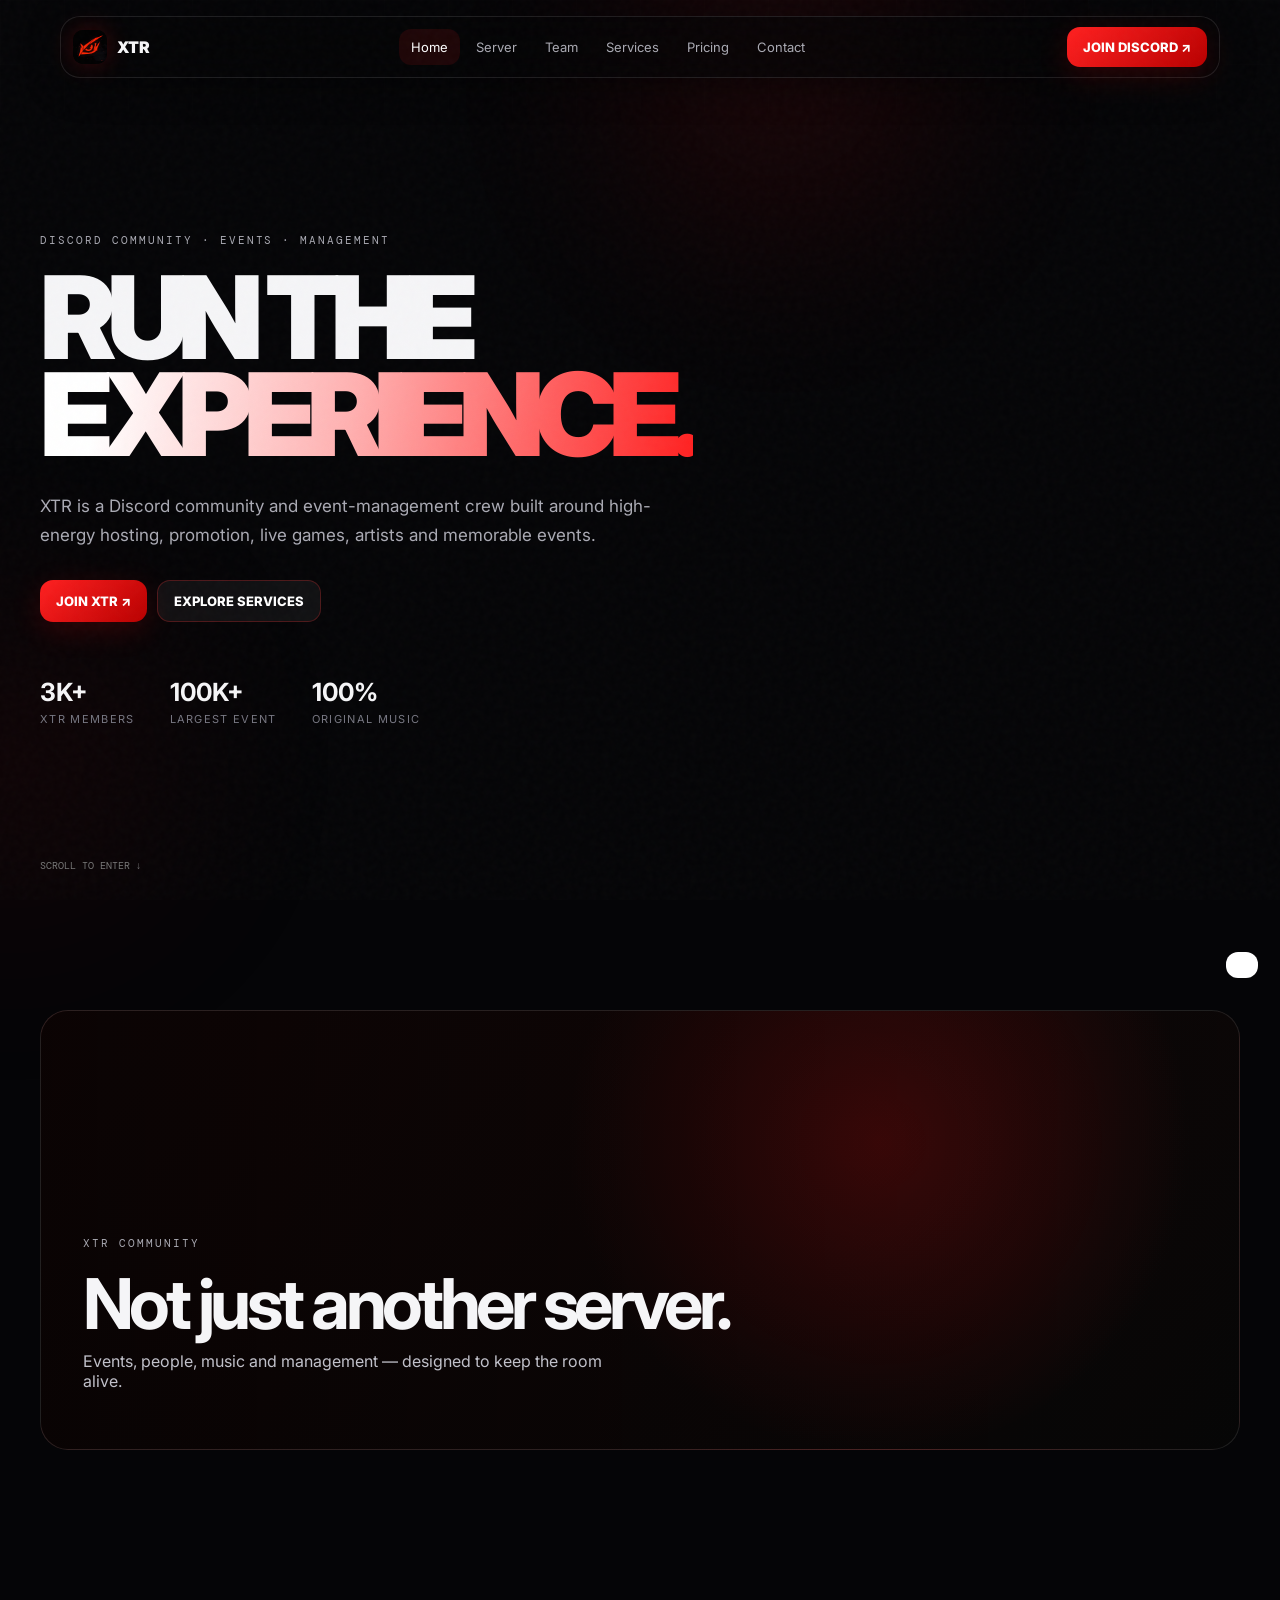
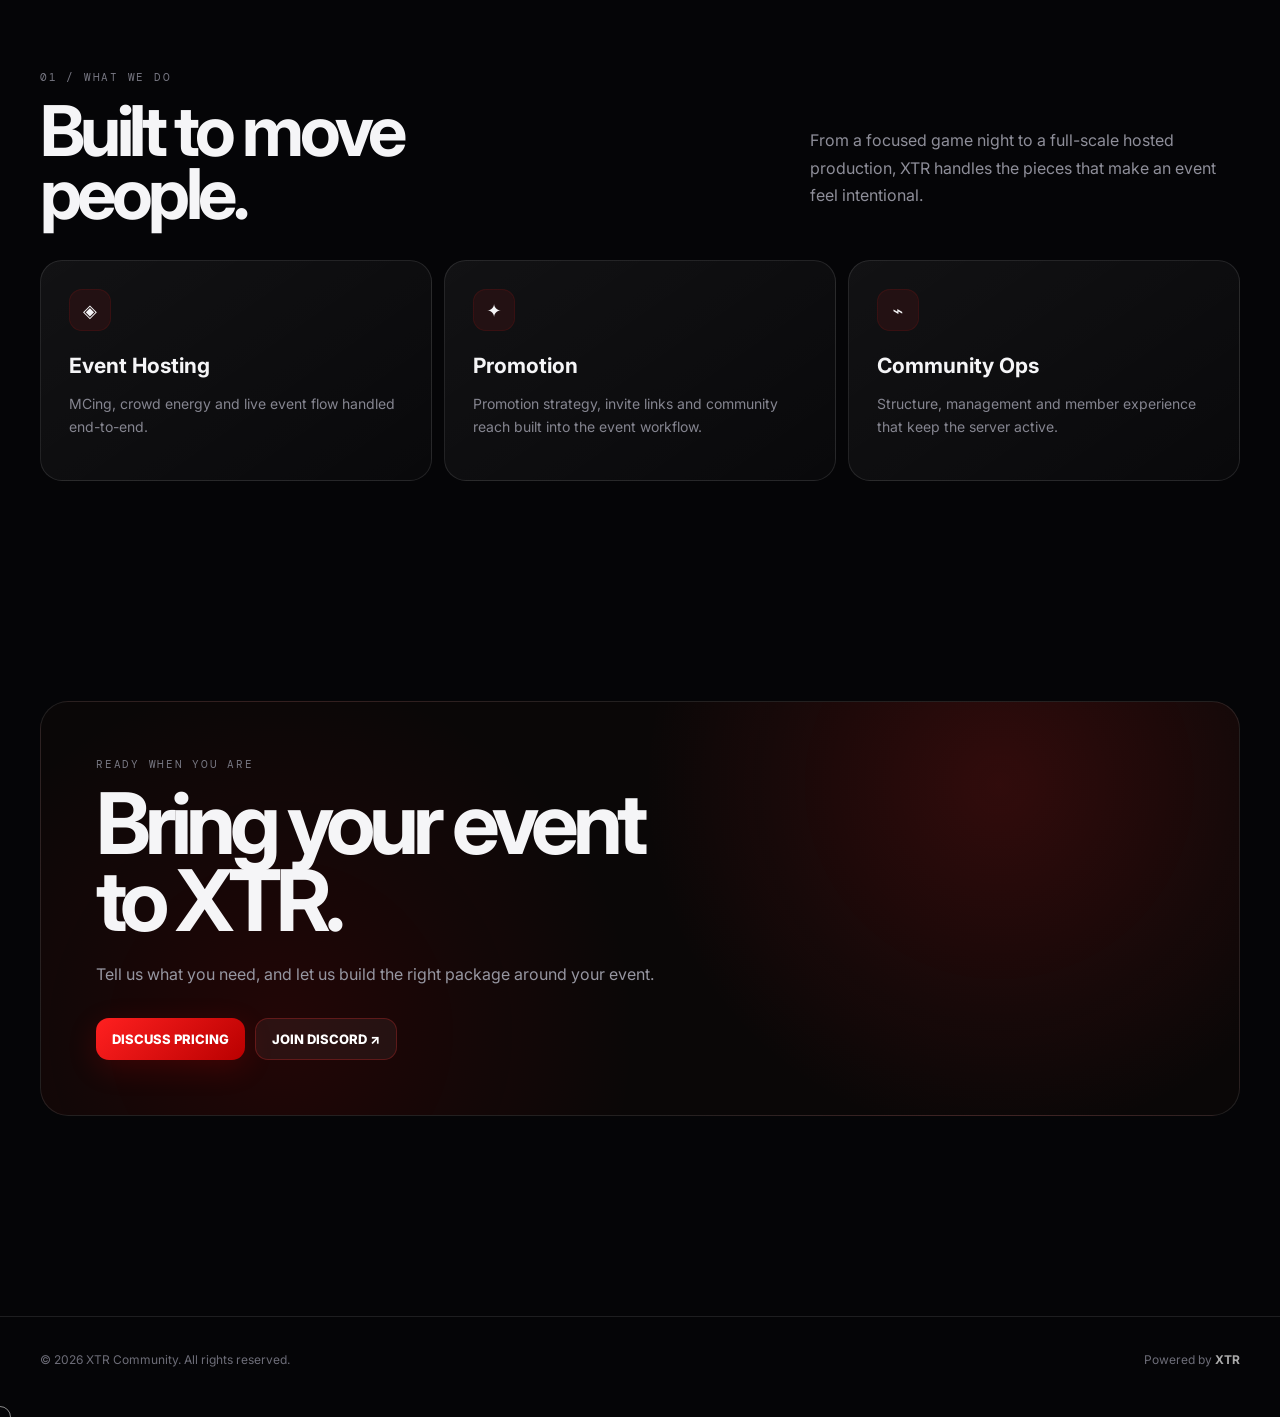
<file: index.html>
<!doctype html>
<html lang="en">
  <head>
    <meta charset="utf-8" />
    <meta name="viewport" content="width=device-width,initial-scale=1" />
    <meta name="theme-color" content="#050507" />
    <title>Home — XTR</title>
    <link rel="stylesheet" href="assets/css/style.css" />
    <link rel="icon" type="image/gif" href="assets/images/xtr-logo.gif" />
  </head>
  <body>
    <div class="grid"></div>
    <div class="orb"></div>
    <div class="orb orb2"></div>
    <div class="noise"></div>
    <nav class="nav">
      <a class="brand" href="index.html"
        ><img src="assets/images/xtr-logo.gif" alt="XTR logo" /><span
          class="brandmark"
          style="display: none"
          >SK</span
        ><span>XTR</span></a
      >
      <div class="navlinks">
        <a href="index.html">Home</a><a href="server.html">Server</a
        ><a href="team.html">Team</a><a href="services.html">Services</a
        ><a href="pricing.html">Pricing</a><a href="contact.html">Contact</a>
      </div>
      <a class="navcta" href="https://discord.gg/xtr" target="_blank"
        >JOIN DISCORD ↗</a
      ><button class="menu">☰</button>
    </nav>
    <main>
      <section class="hero">
        <div class="hero-copy reveal">
          <div class="eyebrow">Discord community · events · management</div>
          <h1>RUN THE<br /><span class="gradient">EXPERIENCE.</span></h1>
          <p>
            XTR is a Discord community and event-management crew built around
            high-energy hosting, promotion, live games, artists and memorable
            events.
          </p>
          <div class="actions">
            <a class="btn primary" href="https://discord.gg/xtr" target="_blank"
              >JOIN XTR ↗</a
            ><a class="btn ghost" href="services.html">EXPLORE SERVICES</a>
          </div>
          <div class="hero-meta">
            <div class="stat"><strong>3K+</strong><span>XTR members</span></div>
            <div class="stat">
              <strong>100K+</strong><span>largest event</span>
            </div>
            <div class="stat">
              <strong>100%</strong><span>original music</span>
            </div>
          </div>
        </div>
        <span class="scrollhint">SCROLL TO ENTER ↓</span>
      </section>
      <section class="section reveal">
        <div class="banner">
          <div class="banner-content">
            <div class="eyebrow">XTR COMMUNITY</div>
            <h2>Not just another server.</h2>
            <p>
              Events, people, music and management — designed to keep the room
              alive.
            </p>
          </div>
        </div>
      </section>
      <section class="section">
        <div class="section-head reveal">
          <div>
            <div class="kicker">01 / What we do</div>
            <h2>Built to move<br />people.</h2>
          </div>
          <p>
            From a focused game night to a full-scale hosted production, XTR
            handles the pieces that make an event feel intentional.
          </p>
        </div>
        <div class="cards">
          <article class="card reveal">
            <div class="icon">◈</div>
            <h3>Event Hosting</h3>
            <p>MCing, crowd energy and live event flow handled end-to-end.</p>
          </article>
          <article class="card reveal">
            <div class="icon">✦</div>
            <h3>Promotion</h3>
            <p>
              Promotion strategy, invite links and community reach built into
              the event workflow.
            </p>
          </article>
          <article class="card reveal">
            <div class="icon">⌁</div>
            <h3>Community Ops</h3>
            <p>
              Structure, management and member experience that keep the server
              active.
            </p>
          </article>
        </div>
      </section>
      <section class="section reveal">
        <div class="contact-box">
          <div class="kicker">Ready when you are</div>
          <h2>Bring your event<br />to XTR.</h2>
          <p>
            Tell us what you need, and let us build the right package around
            your event.
          </p>
          <div class="actions">
            <a class="btn primary" href="pricing.html">DISCUSS PRICING</a
            ><a class="btn ghost" href="https://discord.gg/xtr" target="_blank"
              >JOIN DISCORD ↗</a
            >
          </div>
        </div>
      </section>
    </main>
    <footer class="footer">
      <div class="footer-inner">
        <span>© 2026 XTR Community. All rights reserved.</span
        ><span>Powered by <strong style="color: #aaa">XTR</strong></span>
      </div>
    </footer>
    <div class="cursor"></div>
    <div class="toast"></div>
    <script src="assets/js/app.js"></script>
  </body>
</html>
</file>
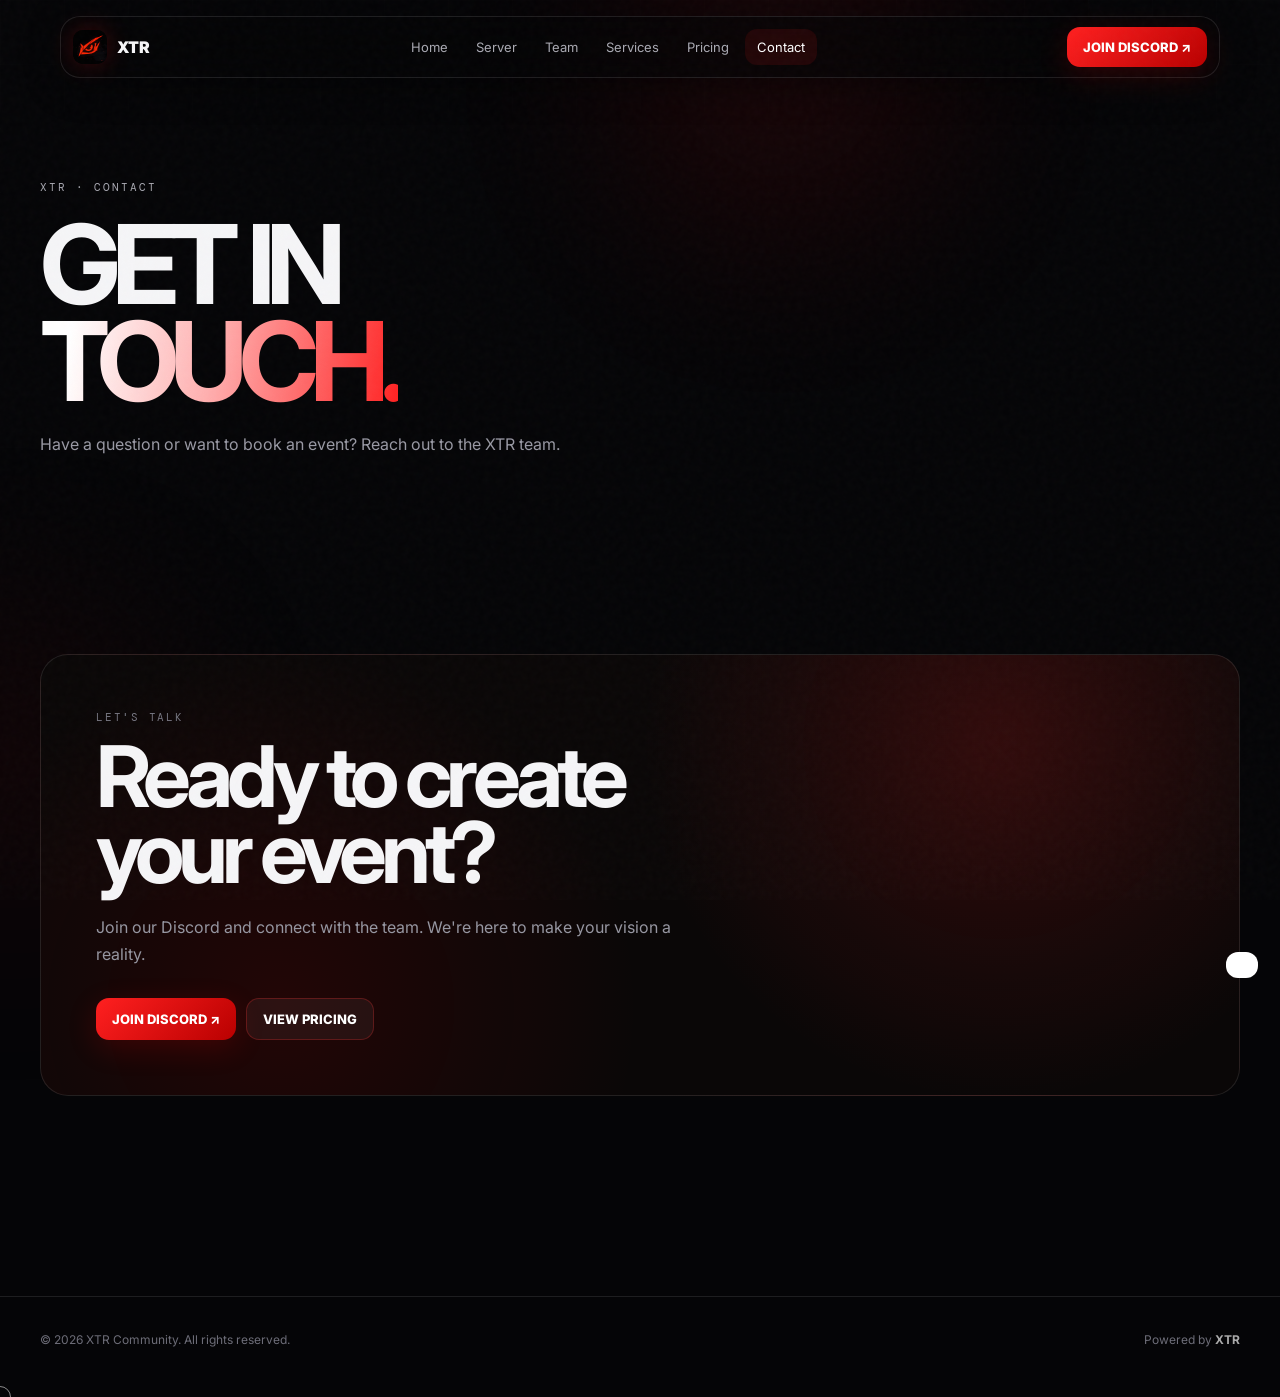
<file: contact.html>
<!doctype html>
<html lang="en">
  <head>
    <meta charset="utf-8" />
    <meta name="viewport" content="width=device-width,initial-scale=1" />
    <meta name="theme-color" content="#050507" />
    <title>Contact — XTR</title>
    <link rel="stylesheet" href="assets/css/style.css" />
    <link rel="icon" type="image/gif" href="assets/images/xtr-logo.gif" />
  </head>
  <body>
    <div class="grid"></div>
    <div class="orb"></div>
    <div class="orb orb2"></div>
    <div class="noise"></div>
    <nav class="nav">
      <a class="brand" href="index.html"
        ><img src="assets/images/xtr-logo.gif" alt="XTR logo" /><span
          class="brandmark"
          style="display: none"
          >SK</span
        ><span>XTR</span></a
      >
      <div class="navlinks">
        <a href="index.html">Home</a><a href="server.html">Server</a
        ><a href="team.html">Team</a><a href="services.html">Services</a
        ><a href="pricing.html">Pricing</a><a href="contact.html">Contact</a>
      </div>
      <a class="navcta" href="https://discord.gg/xtr" target="_blank"
        >JOIN DISCORD ↗</a
      ><button class="menu">☰</button>
    </nav>
    <main>
      <section class="page-hero reveal">
        <div class="eyebrow">XTR · CONTACT</div>
        <h1>GET IN<br /><span class="gradient">TOUCH.</span></h1>
        <p>
          Have a question or want to book an event? Reach out to the XTR team.
        </p>
      </section>
      <section class="section reveal">
        <div class="contact-box">
          <div class="kicker">Let's talk</div>
          <h2>Ready to create<br />your event?</h2>
          <p>
            Join our Discord and connect with the team. We're here to make your
            vision a reality.
          </p>
          <div class="actions">
            <a class="btn primary" href="https://discord.gg/xtr" target="_blank"
              >JOIN DISCORD ↗</a
            ><a class="btn ghost" href="pricing.html">VIEW PRICING</a>
          </div>
        </div>
      </section>
    </main>
    <footer class="footer">
      <div class="footer-inner">
        <span>© 2026 XTR Community. All rights reserved.</span
        ><span>Powered by <strong style="color: #aaa">XTR</strong></span>
      </div>
    </footer>
    <div class="cursor"></div>
    <div class="toast"></div>
    <script src="assets/js/app.js"></script>
  </body>
</html>
</file>
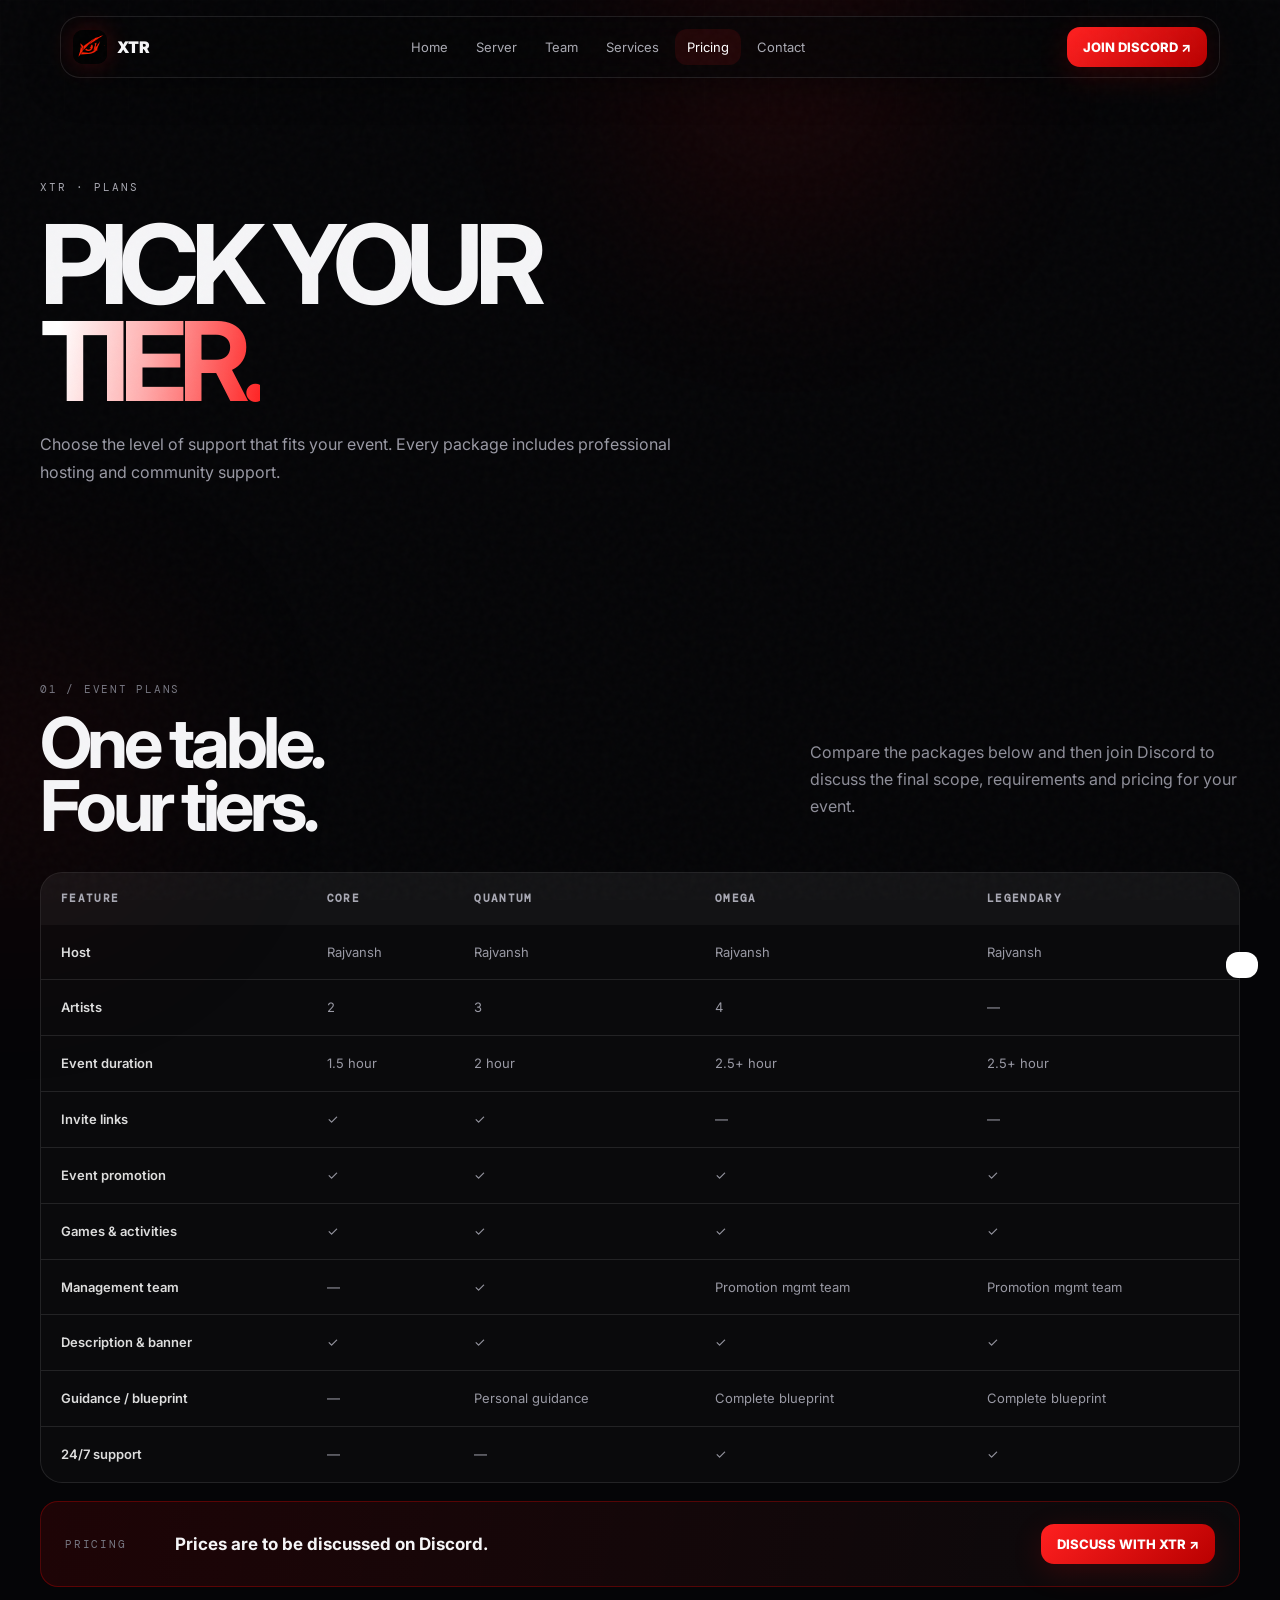
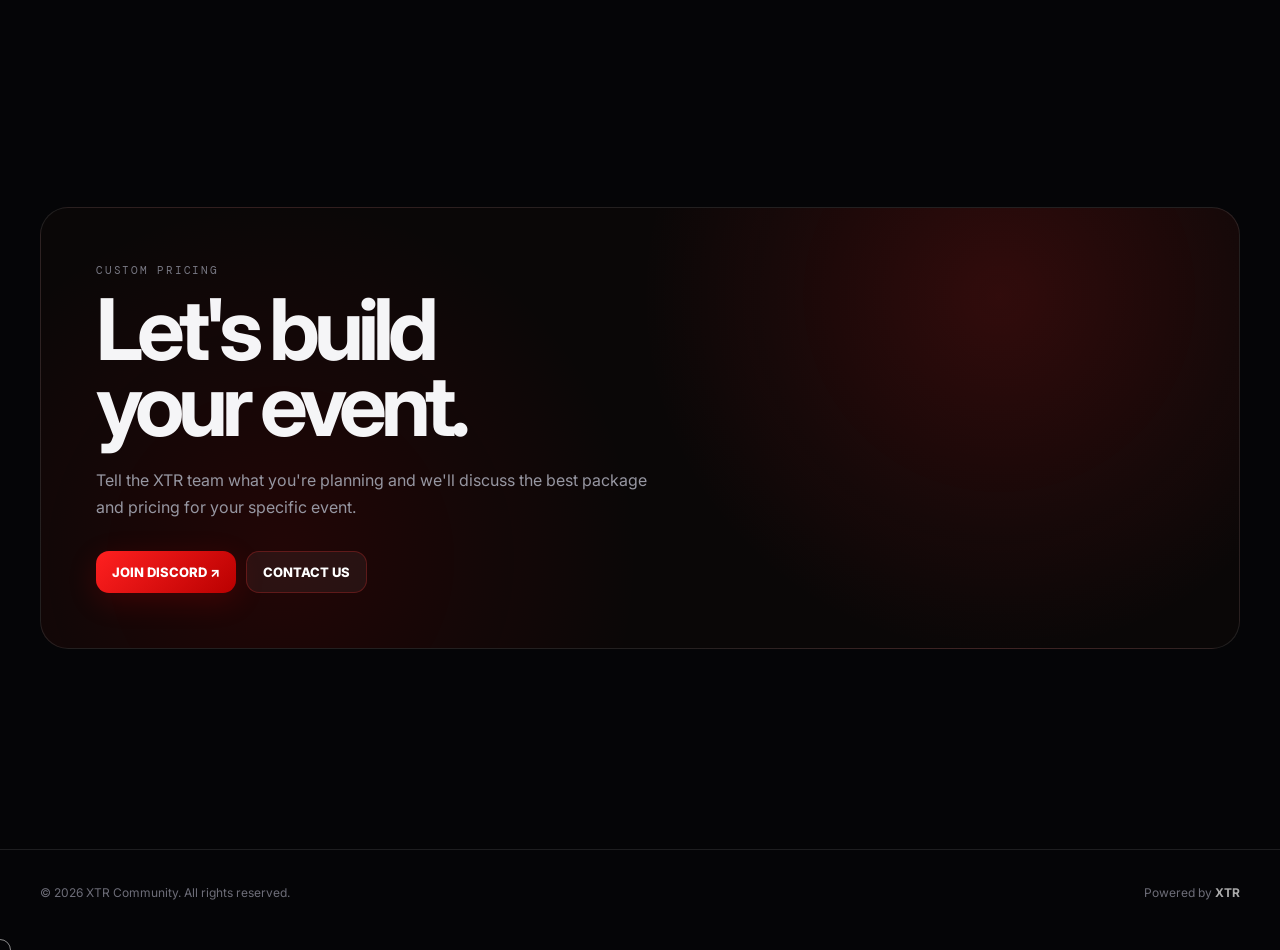
<file: pricing.html>
<!doctype html>
<html lang="en">
  <head>
    <meta charset="utf-8" />
    <meta name="viewport" content="width=device-width,initial-scale=1" />
    <meta name="theme-color" content="#050507" />
    <title>Services & Pricing — XTR</title>
    <link rel="stylesheet" href="assets/css/style.css" />
    <link rel="icon" type="image/gif" href="assets/images/xtr-logo.gif" />
  </head>
  <body>
    <div class="grid"></div>
    <div class="orb"></div>
    <div class="orb orb2"></div>
    <div class="noise"></div>
    <nav class="nav">
      <a class="brand" href="index.html"
        ><img src="assets/images/xtr-logo.gif" alt="XTR logo" /><span
          class="brandmark"
          style="display: none"
          >SK</span
        ><span>XTR</span></a
      >
      <div class="navlinks">
        <a href="index.html">Home</a><a href="server.html">Server</a
        ><a href="team.html">Team</a><a href="services.html">Services</a
        ><a href="pricing.html">Pricing</a><a href="contact.html">Contact</a>
      </div>
      <a class="navcta" href="https://discord.gg/xtr" target="_blank"
        >JOIN DISCORD ↗</a
      ><button class="menu">☰</button>
    </nav>
    <main>
      <section class="page-hero reveal">
        <div class="eyebrow">XTR · PLANS</div>
        <h1>PICK YOUR<br /><span class="gradient">TIER.</span></h1>
        <p>
          Choose the level of support that fits your event. Every package
          includes professional hosting and community support.
        </p>
      </section>
      <section class="section reveal">
        <div class="section-head">
          <div>
            <div class="kicker">01 / Event plans</div>
            <h2>One table.<br />Four tiers.</h2>
          </div>
          <p>
            Compare the packages below and then join Discord to discuss the
            final scope, requirements and pricing for your event.
          </p>
        </div>
        <div class="pricing-table-wrap">
          <table class="pricing-table">
            <thead>
              <tr>
                <th>Feature</th>
                <th>Core</th>
                <th>Quantum</th>
                <th>Omega</th>
                <th>Legendary</th>
              </tr>
            </thead>
            <tbody>
              <tr>
                <th>Host</th>
                <td>Rajvansh</td>
                <td>Rajvansh</td>
                <td>Rajvansh</td>
                <td>Rajvansh</td>
              </tr>
              <tr>
                <th>Artists</th>
                <td>2</td>
                <td>3</td>
                <td>4</td>
                <td>—</td>
              </tr>
              <tr>
                <th>Event duration</th>
                <td>1.5 hour</td>
                <td>2 hour</td>
                <td>2.5+ hour</td>
                <td>2.5+ hour</td>
              </tr>
              <tr>
                <th>Invite links</th>
                <td>✓</td>
                <td>✓</td>
                <td>—</td>
                <td>—</td>
              </tr>
              <tr>
                <th>Event promotion</th>
                <td>✓</td>
                <td>✓</td>
                <td>✓</td>
                <td>✓</td>
              </tr>
              <tr>
                <th>Games & activities</th>
                <td>✓</td>
                <td>✓</td>
                <td>✓</td>
                <td>✓</td>
              </tr>
              <tr>
                <th>Management team</th>
                <td>—</td>
                <td>✓</td>
                <td>Promotion mgmt team</td>
                <td>Promotion mgmt team</td>
              </tr>
              <tr>
                <th>Description & banner</th>
                <td>✓</td>
                <td>✓</td>
                <td>✓</td>
                <td>✓</td>
              </tr>
              <tr>
                <th>Guidance / blueprint</th>
                <td>—</td>
                <td>Personal guidance</td>
                <td>Complete blueprint</td>
                <td>Complete blueprint</td>
              </tr>
              <tr>
                <th>24/7 support</th>
                <td>—</td>
                <td>—</td>
                <td>✓</td>
                <td>✓</td>
              </tr>
            </tbody>
          </table>
        </div>
        <div class="price-note reveal">
          <span class="kicker">Pricing</span
          ><strong>Prices are to be discussed on Discord.</strong
          ><a class="btn primary" href="https://discord.gg/xtr" target="_blank"
            >DISCUSS WITH XTR ↗</a
          >
        </div>
      </section>
      <section class="section reveal">
        <div class="contact-box">
          <div class="kicker">Custom pricing</div>
          <h2>Let's build<br />your event.</h2>
          <p>
            Tell the XTR team what you're planning and we'll discuss the best
            package and pricing for your specific event.
          </p>
          <div class="actions">
            <a class="btn primary" href="https://discord.gg/xtr" target="_blank"
              >JOIN DISCORD ↗</a
            ><a class="btn ghost" href="contact.html">CONTACT US</a>
          </div>
        </div>
      </section>
    </main>
    <footer class="footer">
      <div class="footer-inner">
        <span>© 2026 XTR Community. All rights reserved.</span
        ><span>Powered by <strong style="color: #aaa">XTR</strong></span>
      </div>
    </footer>
    <div class="cursor"></div>
    <div class="toast"></div>
    <script src="assets/js/app.js"></script>
  </body>
</html>
</file>
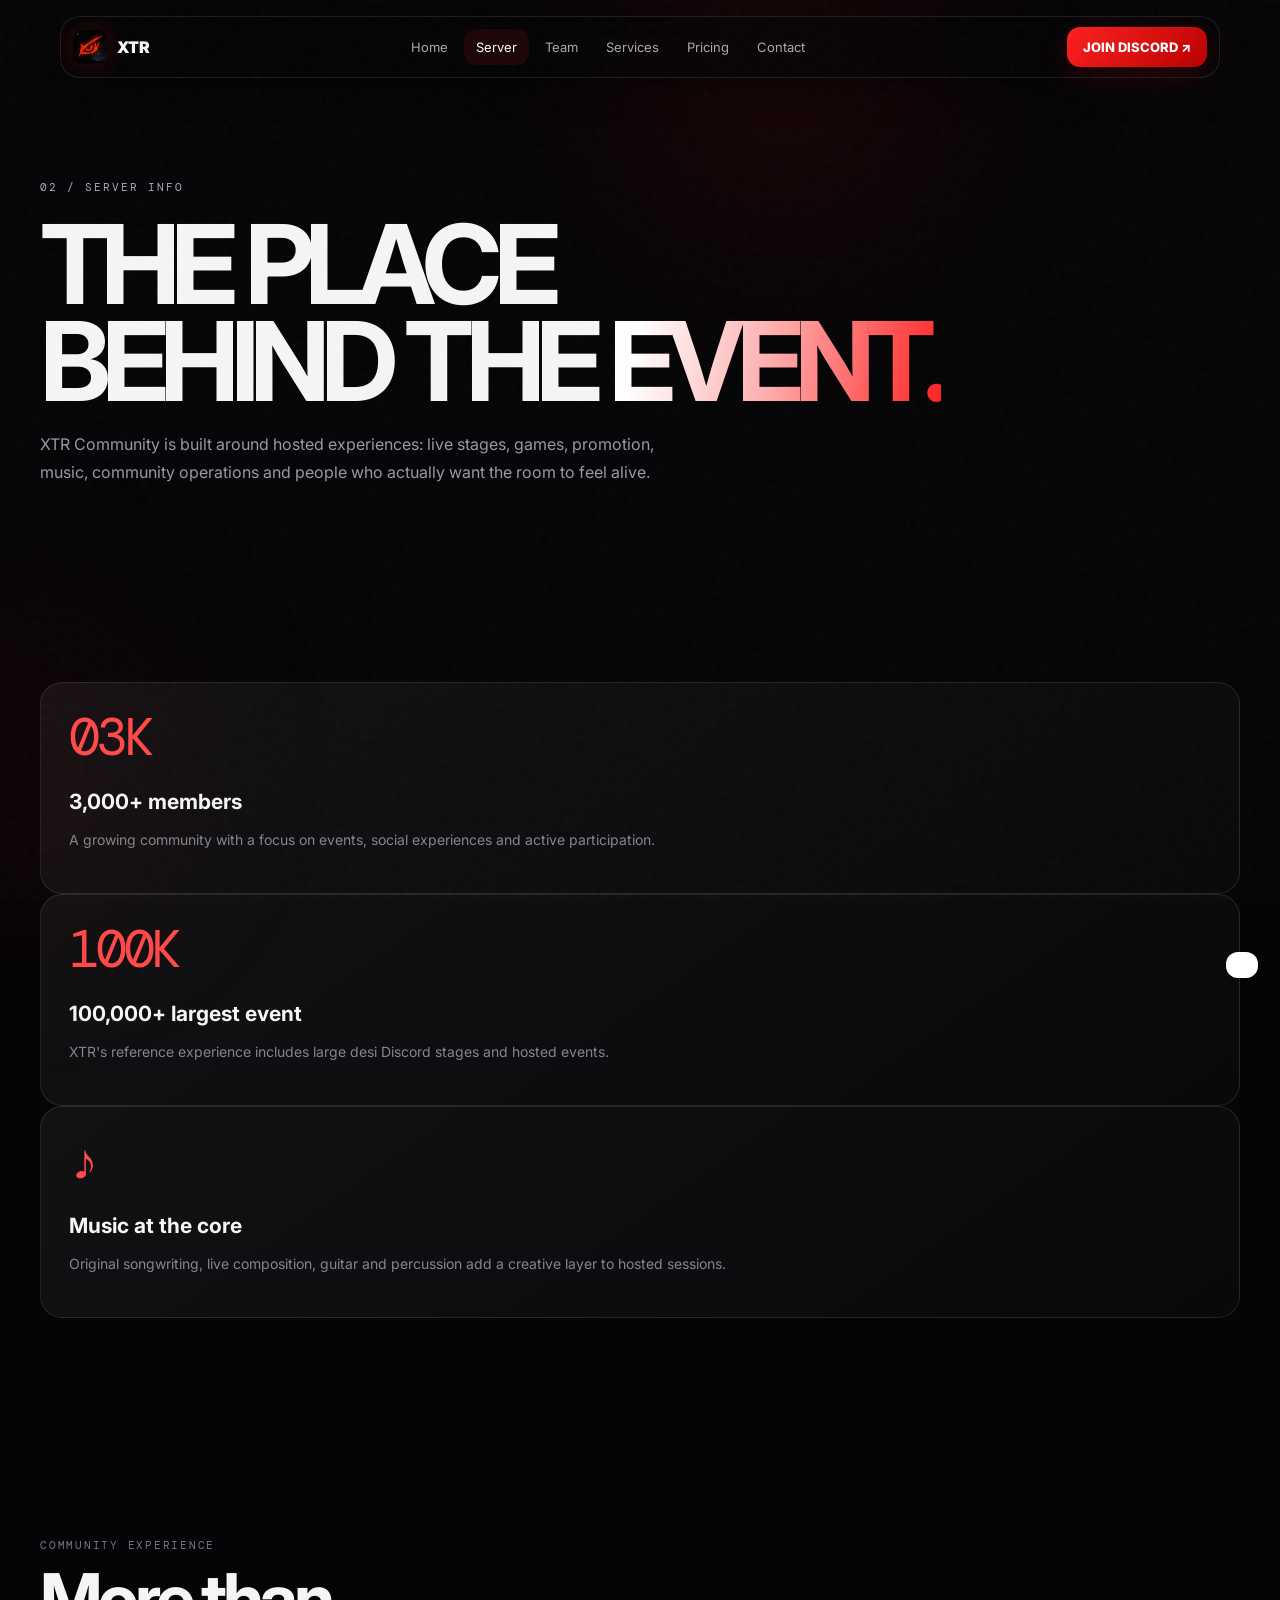
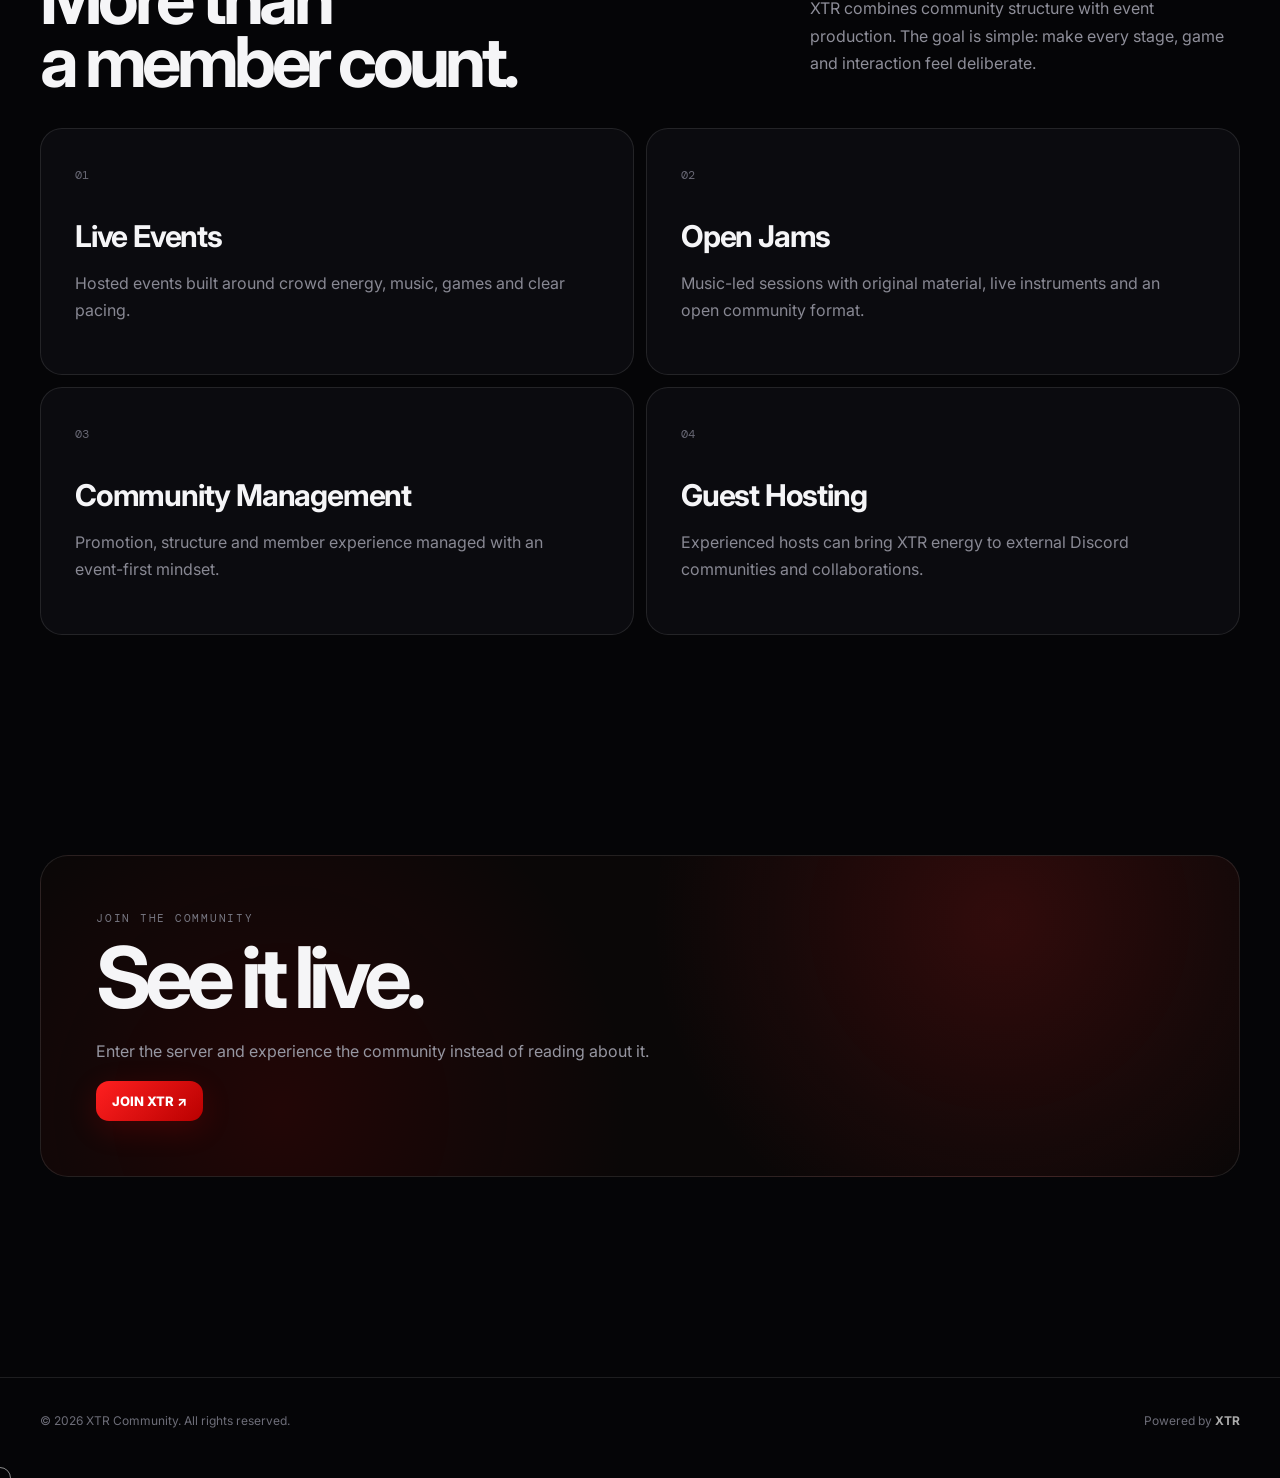
<file: server.html>
<!doctype html>
<html lang="en">
  <head>
    <meta charset="utf-8" />
    <meta name="viewport" content="width=device-width,initial-scale=1" />
    <meta name="theme-color" content="#050507" />
    <title>Server Info — XTR</title>
    <link rel="stylesheet" href="assets/css/style.css" />
    <link rel="icon" type="image/gif" href="assets/images/xtr-logo.gif" />
  </head>
  <body>
    <div class="grid"></div>
    <div class="orb"></div>
    <div class="orb orb2"></div>
    <div class="noise"></div>
    <nav class="nav">
      <a class="brand" href="index.html"
        ><img src="assets/images/xtr-logo.gif" alt="XTR logo" /><span
          class="brandmark"
          style="display: none"
          >SK</span
        ><span>XTR</span></a
      >
      <div class="navlinks">
        <a href="index.html">Home</a>
        <a href="server.html" aria-current="page">Server</a>
        <a href="team.html">Team</a>
        <a href="services.html">Services</a>
        <a href="pricing.html">Pricing</a>
        <a href="contact.html">Contact</a>
      </div>
      <a class="navcta" href="https://discord.gg/xtr" target="_blank"
        >JOIN DISCORD ↗</a
      ><button class="menu" type="button" aria-label="Toggle navigation menu">
        ☰
      </button>
    </nav>
    <main>
      <section class="page-hero reveal">
        <div class="eyebrow">02 / Server info</div>
        <h1>THE PLACE<br />BEHIND THE <span class="gradient">EVENT.</span></h1>
        <p>
          XTR Community is built around hosted experiences: live stages, games,
          promotion, music, community operations and people who actually want
          the room to feel alive.
        </p>
      </section>
      <section class="section server-stats" aria-label="XTR community highlights">
        <article class="card reveal">
          <div class="server-stat-value">03K</div>
          <h3>3,000+ members</h3>
          <p>
            A growing community with a focus on events, social experiences and
            active participation.
          </p>
        </article>
        <article class="card reveal">
          <div class="server-stat-value">100K</div>
          <h3>100,000+ largest event</h3>
          <p>
            XTR's reference experience includes large desi Discord stages and
            hosted events.
          </p>
        </article>
        <article class="card reveal">
          <div class="server-stat-value" aria-hidden="true">♪</div>
          <h3>Music at the core</h3>
          <p>
            Original songwriting, live composition, guitar and percussion add
            a creative layer to hosted sessions.
          </p>
        </article>
      </section>
      <section class="section">
        <div class="section-head reveal">
          <div>
            <div class="kicker">Community experience</div>
            <h2>More than<br />a member count.</h2>
          </div>
          <p>
            XTR combines community structure with event production. The goal is
            simple: make every stage, game and interaction feel deliberate.
          </p>
        </div>
        <div class="service-list">
          <article class="service reveal">
            <span class="service-number">01</span>
            <h3>Live Events</h3>
            <p>
              Hosted events built around crowd energy, music, games and clear
              pacing.
            </p>
          </article>
          <article class="service reveal">
            <span class="service-number">02</span>
            <h3>Open Jams</h3>
            <p>
              Music-led sessions with original material, live instruments and
              an open community format.
            </p>
          </article>
          <article class="service reveal">
            <span class="service-number">03</span>
            <h3>Community Management</h3>
            <p>
              Promotion, structure and member experience managed with an
              event-first mindset.
            </p>
          </article>
          <article class="service reveal">
            <span class="service-number">04</span>
            <h3>Guest Hosting</h3>
            <p>
              Experienced hosts can bring XTR energy to external Discord
              communities and collaborations.
            </p>
          </article>
        </div>
      </section>
      <section class="section reveal">
        <div class="contact-box">
          <div class="kicker">Join the community</div>
          <h2>See it live.</h2>
          <p>
            Enter the server and experience the community instead of reading
            about it.
          </p>
          <a
            class="btn primary"
            href="https://discord.gg/xtr"
            target="_blank"
            rel="noopener noreferrer"
            >JOIN XTR ↗</a
          >
        </div>
      </section>
    </main>
    <footer class="footer">
      <div class="footer-inner">
        <span>© 2026 XTR Community. All rights reserved.</span
        ><span>Powered by <strong style="color: #aaa">XTR</strong></span>
      </div>
    </footer>
    <div class="cursor"></div>
    <div class="toast"></div>
    <script src="assets/js/app.js"></script>
  </body>
</html>
</file>
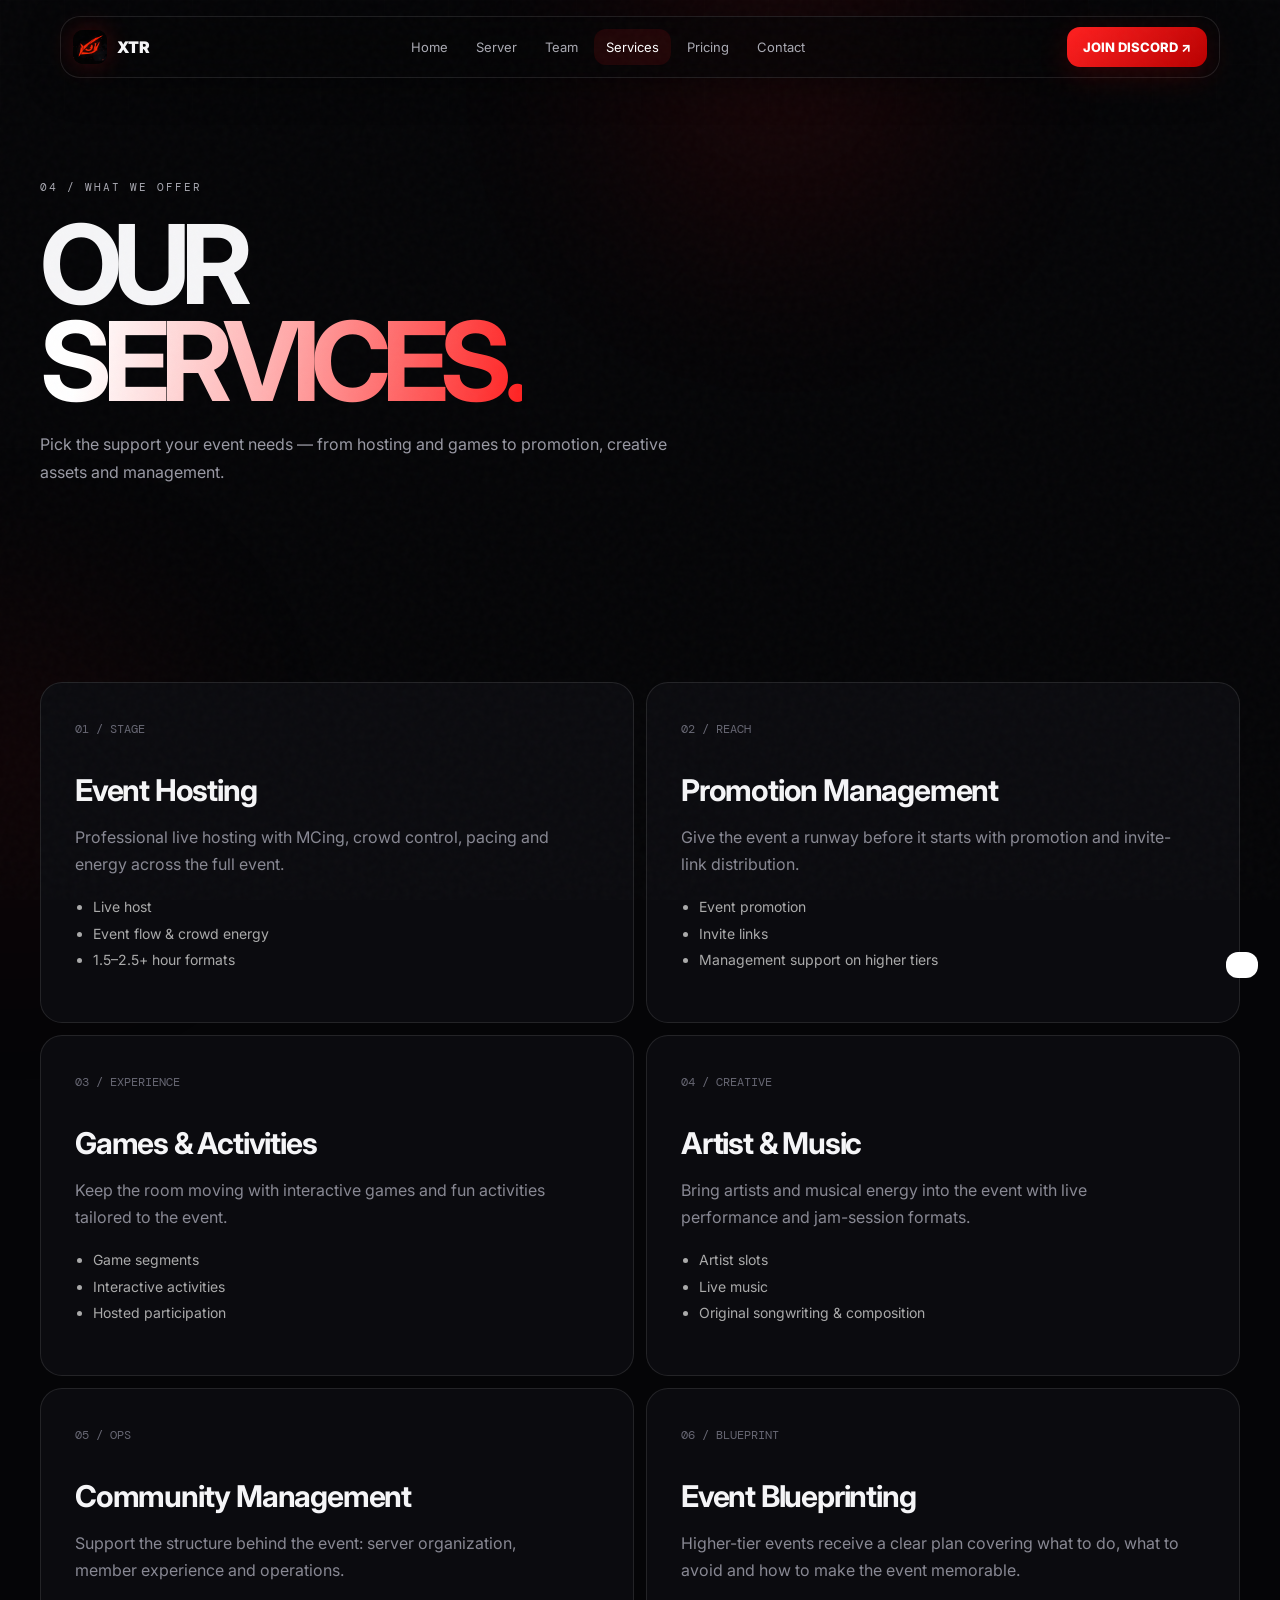
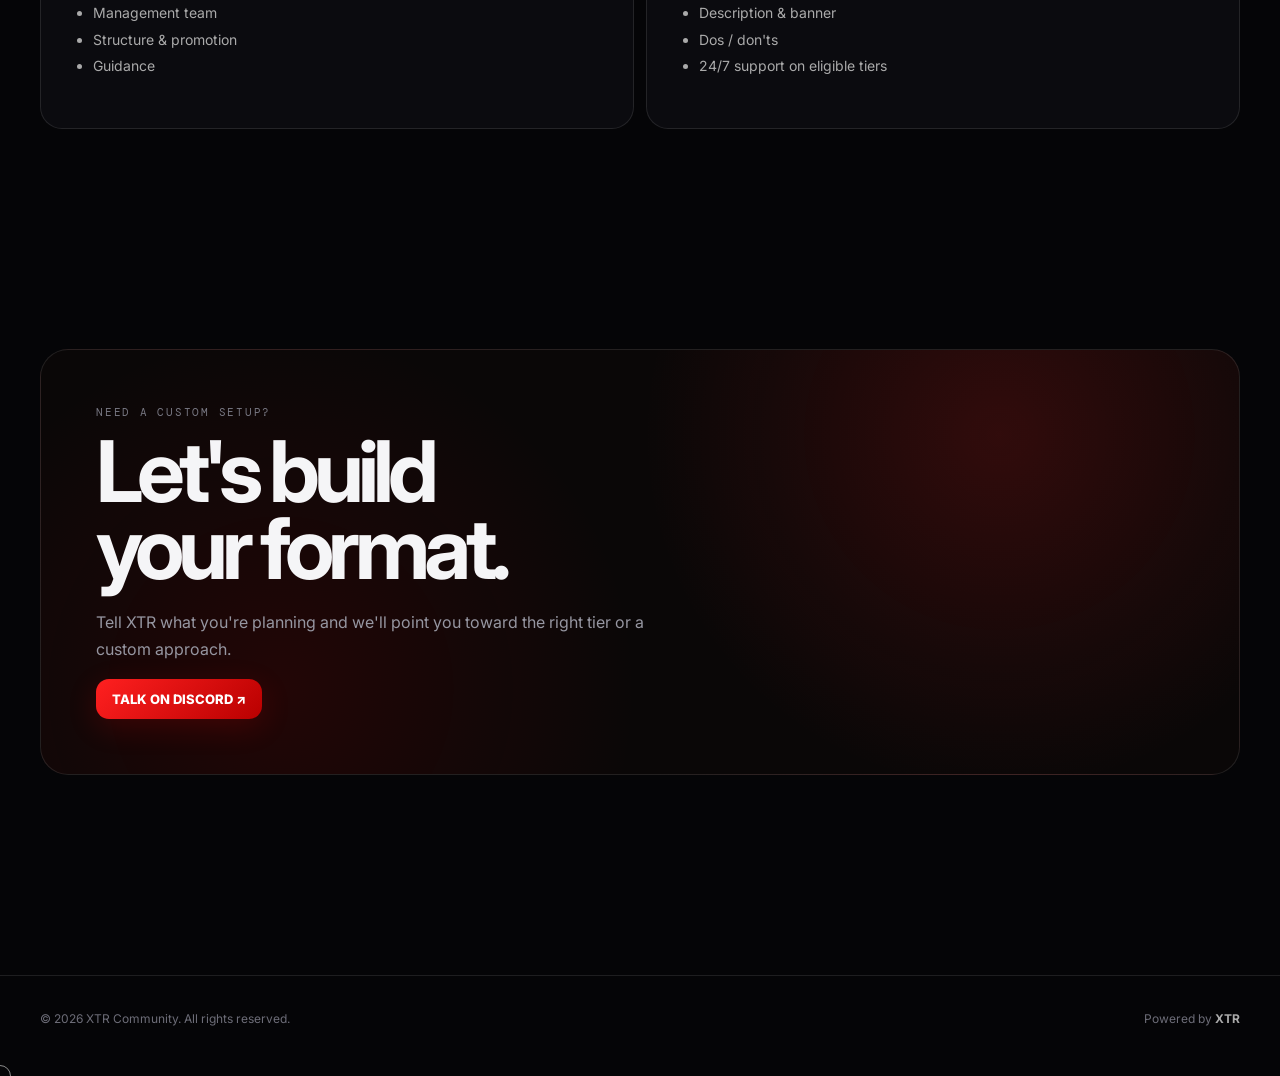
<file: services.html>
<!doctype html>
<html lang="en">
  <head>
    <meta charset="utf-8" />
    <meta name="viewport" content="width=device-width,initial-scale=1" />
    <meta name="theme-color" content="#050507" />
    <title>Services — XTR</title>
    <link rel="stylesheet" href="assets/css/style.css" />
    <link rel="icon" type="image/gif" href="assets/images/xtr-logo.gif" />
  </head>
  <body>
    <div class="grid"></div>
    <div class="orb"></div>
    <div class="orb orb2"></div>
    <div class="noise"></div>
    <nav class="nav">
      <a class="brand" href="index.html"
        ><img src="assets/images/xtr-logo.gif" alt="XTR logo" /><span
          class="brandmark"
          style="display: none"
          >SK</span
        ><span>XTR</span></a
      >
      <div class="navlinks">
        <a href="index.html">Home</a><a href="server.html">Server</a
        ><a href="team.html">Team</a><a href="services.html">Services</a
        ><a href="pricing.html">Pricing</a><a href="contact.html">Contact</a>
      </div>
      <a class="navcta" href="https://discord.gg/xtr" target="_blank"
        >JOIN DISCORD ↗</a
      ><button class="menu">☰</button>
    </nav>
    <main>
      <section class="page-hero reveal">
        <div class="eyebrow">04 / What we offer</div>
        <h1>OUR<br /><span class="gradient">SERVICES.</span></h1>
        <p>
          Pick the support your event needs — from hosting and games to
          promotion, creative assets and management.
        </p>
      </section>
      <section class="section">
        <div class="service-list">
          <article class="service reveal">
            <span class="service-number">01 / STAGE</span>
            <h3>Event Hosting</h3>
            <p>
              Professional live hosting with MCing, crowd control, pacing and
              energy across the full event.
            </p>
            <ul>
              <li>Live host</li>
              <li>Event flow & crowd energy</li>
              <li>1.5–2.5+ hour formats</li>
            </ul>
          </article>
          <article class="service reveal">
            <span class="service-number">02 / REACH</span>
            <h3>Promotion Management</h3>
            <p>
              Give the event a runway before it starts with promotion and
              invite-link distribution.
            </p>
            <ul>
              <li>Event promotion</li>
              <li>Invite links</li>
              <li>Management support on higher tiers</li>
            </ul>
          </article>
          <article class="service reveal">
            <span class="service-number">03 / EXPERIENCE</span>
            <h3>Games & Activities</h3>
            <p>
              Keep the room moving with interactive games and fun activities
              tailored to the event.
            </p>
            <ul>
              <li>Game segments</li>
              <li>Interactive activities</li>
              <li>Hosted participation</li>
            </ul>
          </article>
          <article class="service reveal">
            <span class="service-number">04 / CREATIVE</span>
            <h3>Artist & Music</h3>
            <p>
              Bring artists and musical energy into the event with live
              performance and jam-session formats.
            </p>
            <ul>
              <li>Artist slots</li>
              <li>Live music</li>
              <li>Original songwriting & composition</li>
            </ul>
          </article>
          <article class="service reveal">
            <span class="service-number">05 / OPS</span>
            <h3>Community Management</h3>
            <p>
              Support the structure behind the event: server organization,
              member experience and operations.
            </p>
            <ul>
              <li>Management team</li>
              <li>Structure & promotion</li>
              <li>Guidance</li>
            </ul>
          </article>
          <article class="service reveal">
            <span class="service-number">06 / BLUEPRINT</span>
            <h3>Event Blueprinting</h3>
            <p>
              Higher-tier events receive a clear plan covering what to do, what
              to avoid and how to make the event memorable.
            </p>
            <ul>
              <li>Description & banner</li>
              <li>Dos / don'ts</li>
              <li>24/7 support on eligible tiers</li>
            </ul>
          </article>
        </div>
      </section>
      <section class="section reveal">
        <div class="contact-box">
          <div class="kicker">Need a custom setup?</div>
          <h2>Let's build<br />your format.</h2>
          <p>
            Tell XTR what you're planning and we'll point you toward the right
            tier or a custom approach.
          </p>
          <a class="btn primary" href="https://discord.gg/xtr" target="_blank"
            >TALK ON DISCORD ↗</a
          >
        </div>
      </section>
    </main>
    <footer class="footer">
      <div class="footer-inner">
        <span>© 2026 XTR Community. All rights reserved.</span
        ><span>Powered by <strong style="color: #aaa">XTR</strong></span>
      </div>
    </footer>
    <div class="cursor"></div>
    <div class="toast"></div>
    <script src="assets/js/app.js"></script>
  </body>
</html>
</file>
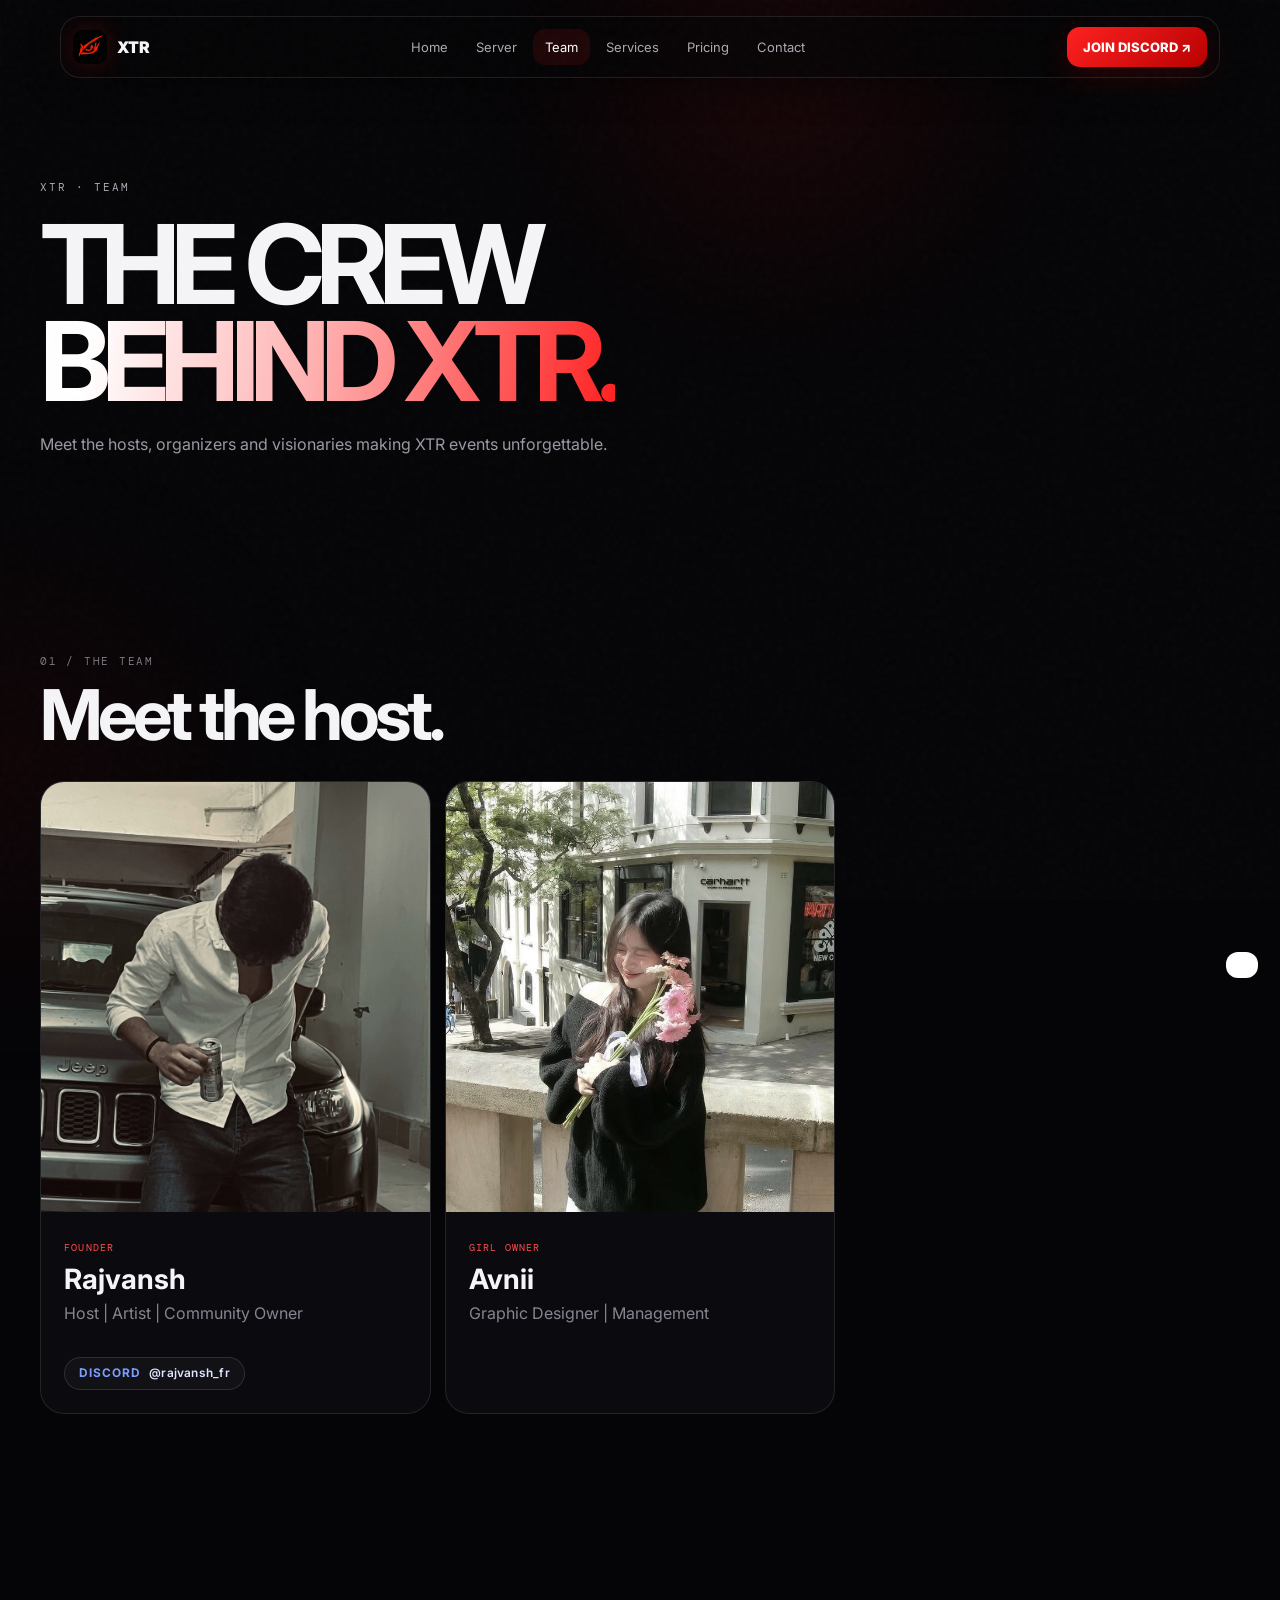
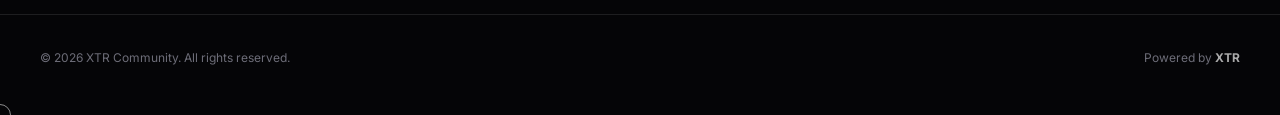
<file: team.html>
<!doctype html>
<html lang="en">
  <head>
    <meta charset="utf-8" />
    <meta name="viewport" content="width=device-width,initial-scale=1" />
    <meta name="theme-color" content="#050507" />
    <title>Team — XTR</title>
    <link rel="stylesheet" href="assets/css/style.css" />
    <link rel="icon" type="image/gif" href="assets/images/xtr-logo.gif" />
  </head>
  <body>
    <div class="grid"></div>
    <div class="orb"></div>
    <div class="orb orb2"></div>
    <div class="noise"></div>
    <nav class="nav">
      <a class="brand" href="index.html"
        ><img src="assets/images/xtr-logo.gif" alt="XTR logo" /><span
          class="brandmark"
          style="display: none"
          >SK</span
        ><span>XTR</span></a
      >
      <div class="navlinks">
        <a href="index.html">Home</a><a href="server.html">Server</a
        ><a href="team.html">Team</a><a href="services.html">Services</a
        ><a href="pricing.html">Pricing</a><a href="contact.html">Contact</a>
      </div>
      <a class="navcta" href="https://discord.gg/xtr" target="_blank"
        >JOIN DISCORD ↗</a
      ><button class="menu">☰</button>
    </nav>
    <main>
      <section class="page-hero reveal">
        <div class="eyebrow">XTR · TEAM</div>
        <h1>THE CREW<br /><span class="gradient">BEHIND XTR.</span></h1>
        <p>
          Meet the hosts, organizers and visionaries making XTR events
          unforgettable.
        </p>
      </section>
      <section class="section">
        <div class="section-head reveal">
          <div>
            <div class="kicker">01 / The team</div>
            <h2>Meet the host.</h2>
          </div>
        </div>
        <div class="team-grid">
          <article class="person reveal">
            <div class="person-img">
              <img
                src="assets/images/rajvansh.png"
                alt="Rajvansh, XTR event host"
              />
            </div>
            <div class="person-info">
              <span class="role">FOUNDER</span>
              <h3>Rajvansh</h3>
              <p>Host | Artist | Community Owner</p>
              <div
                class="discord-tag"
                style="margin-top: 1rem; display: inline-flex; align-items: center; gap: 0.5rem; padding: 0.55rem 0.9rem; border: 1px solid rgba(255,255,255,0.12); border-radius: 999px; background: rgba(255,255,255,0.03); color: #f0f3ff; font-size: 0.74rem; letter-spacing: 0.08em; font-weight: 700; text-transform: uppercase;"
              >
                <span style="color: #7c9cff;">Discord</span>
                <span style="color: #dfe6ff; font-weight: 600; letter-spacing: 0.02em; text-transform: none;">@rajvansh_fr</span>
              </div>
            </div>
          </article>
          <article class="person reveal">
            <div class="person-img">
              <img
                src="assets/images/avnii.jpg"
                alt="Avnii, XTR owner, graphic designer and manager"
              />
            </div>
            <div class="person-info">
              <span class="role">GIRL OWNER</span>
              <h3>Avnii</h3>
              <p>Graphic Designer | Management</p>
            </div>
          </article>
        </div>
      </section>
    </main>
    <footer class="footer">
      <div class="footer-inner">
        <span>© 2026 XTR Community. All rights reserved.</span
        ><span>Powered by <strong style="color: #aaa">XTR</strong></span>
      </div>
    </footer>
    <div class="cursor"></div>
    <div class="toast"></div>
    <script src="assets/js/app.js"></script>
  </body>
</html>
</file>
<file: assets/css/style.css>
@import url('https://fonts.googleapis.com/css2?family=DM+Mono:wght@400;500&family=Inter:wght@400;500;600;700;800;900&display=swap');
:root{--bg:#050507;--panel:#0b0b10;--panel2:#111118;--text:#f5f5f7;--muted:#92929d;--line:rgba(255,255,255,.1);--a:#ff1a1a;--b:#ff4d4d;--glow:rgba(255,0,0,.30);--max:1200px}
*{box-sizing:border-box}html{scroll-behavior:smooth}body{margin:0;background:var(--bg);color:var(--text);font-family:Inter,system-ui,sans-serif;overflow-x:hidden}a{color:inherit;text-decoration:none}button{font:inherit}.noise{position:fixed;inset:0;pointer-events:none;opacity:.035;background-image:url("data:image/svg+xml,%3Csvg viewBox='0 0 160 160' xmlns='http://www.w3.org/2000/svg'%3E%3Cfilter id='n'%3E%3CfeTurbulence type='fractalNoise' baseFrequency='.9' numOctaves='3' stitchTiles='stitch'/%3E%3C/filter%3E%3Crect width='100%25' height='100%25' filter='url(%23n)' opacity='.7'/%3E%3C/svg%3E");z-index:50}.grid{position:fixed;inset:0;pointer-events:none;background:linear-gradient(rgba(255,255,255,.035) 1px,transparent 1px),linear-gradient(90deg,rgba(255,255,255,.035) 1px,transparent 1px);background-size:64px 64px;mask-image:linear-gradient(to bottom,black,transparent 75%);opacity:.25}.orb{position:fixed;width:42vw;height:42vw;border-radius:50%;filter:blur(90px);opacity:.12;pointer-events:none;z-index:-1;background:radial-gradient(circle,var(--a),transparent 65%);top:-15vw;left:40vw}.orb2{top:55vh;left:-20vw;background:radial-gradient(circle,var(--b),transparent 65%)}
.nav{position:fixed;top:16px;left:50%;transform:translateX(-50%);width:min(calc(100% - 28px),1160px);z-index:40;padding:10px 12px;border:1px solid var(--line);border-radius:20px;background:rgba(5,5,7,.68);backdrop-filter:blur(18px);display:flex;align-items:center;justify-content:space-between}.brand{display:flex;align-items:center;gap:10px;font-weight:900;letter-spacing:-.04em}.brand img{width:34px;height:34px;object-fit:cover;border-radius:10px}.brandmark{width:34px;height:34px;border-radius:10px;background:linear-gradient(135deg,var(--a),var(--b));display:grid;place-items:center;font-weight:900}.navlinks{display:flex;gap:4px}.navlinks a{padding:10px 12px;color:#aaaab3;font-size:13px;border-radius:12px;transition:.2s}.navlinks a:hover,.navlinks a.active{color:white;background:rgba(255,255,255,.07)}.navcta,.btn{display:inline-flex;align-items:center;justify-content:center;gap:9px;padding:12px 16px;border-radius:13px;background:white;color:#070709;font-weight:800;font-size:13px;transition:.25s;box-shadow:0 0 0 transparent}.navcta:hover,.btn:hover{transform:translateY(-2px);box-shadow:0 12px 40px rgba(255,255,255,.15)}.menu{display:none;background:none;border:0;color:white;font-size:22px}
main{width:min(100% - 40px,var(--max));margin:auto}.hero{min-height:100vh;display:grid;align-items:center;padding:150px 0 90px;position:relative}.hero-copy{max-width:800px}.eyebrow{font-family:'DM Mono',monospace;text-transform:uppercase;font-size:11px;letter-spacing:.18em;color:#a9a9b2;margin-bottom:22px}.hero h1{font-size:clamp(58px,9vw,132px);line-height:.84;letter-spacing:-.085em;margin:0 0 30px;font-weight:900}.gradient{background:linear-gradient(100deg,#fff 10%,#ff9a9a 48%,#ff3030);-webkit-background-clip:text;background-clip:text;color:transparent}.hero p{max-width:640px;color:#aaaab4;font-size:17px;line-height:1.7}.actions{display:flex;gap:10px;flex-wrap:wrap;margin-top:30px}.btn.primary{background:linear-gradient(135deg,#fff,#ff6b6b)}.btn.ghost{background:rgba(255,255,255,.05);color:white;border:1px solid var(--line)}.hero-meta{display:flex;gap:35px;margin-top:55px;flex-wrap:wrap}.stat strong{display:block;font-size:25px}.stat span{font-size:11px;color:#777782;text-transform:uppercase;letter-spacing:.12em}.scrollhint{position:absolute;bottom:28px;left:0;color:#777;font-family:'DM Mono';font-size:10px}
.banner{height:440px;border:1px solid var(--line);border-radius:28px;overflow:hidden;position:relative;background:radial-gradient(circle at 70% 30%,rgba(255,35,35,.22),transparent 35%),linear-gradient(135deg,#14121d,#07070a)}.banner:before{content:"";position:absolute;inset:0;background-image:linear-gradient(90deg,rgba(0,0,0,.75),rgba(0,0,0,.15)),url('https://media.discordapp.net/attachments/1529713903783907449/1529840623136411648/file_000000006e4481fa8ed49c35013fb18a.png?ex=6a845c1b&is=6a830a9b&hm=b5409c266eb49f97fb47e56562cb6aa99ef0f9474a97675fe12d04b68b45b5dc&=&format=webp&quality=lossless');background-size:cover;background-position:center;opacity:.78}.banner-content{position:absolute;inset:0;padding:42px;display:flex;flex-direction:column;justify-content:flex-end}.banner h2{font-size:clamp(36px,6vw,72px);letter-spacing:-.06em;margin:0;max-width:680px}.banner p{color:#c1c1ca;max-width:540px}
.section{padding:110px 0}.section-head{display:flex;justify-content:space-between;align-items:end;gap:30px;margin-bottom:35px}.section h2{font-size:clamp(40px,6vw,70px);line-height:.9;letter-spacing:-.065em;margin:0}.section-head p{max-width:430px;color:#8e8e99;line-height:1.7}.kicker{font-family:'DM Mono';color:#777782;font-size:11px;text-transform:uppercase;letter-spacing:.16em;margin-bottom:15px}.cards{display:grid;grid-template-columns:repeat(3,1fr);gap:12px}.card{background:linear-gradient(145deg,rgba(255,255,255,.055),rgba(255,255,255,.018));border:1px solid var(--line);border-radius:22px;padding:28px;transition:.3s;position:relative;overflow:hidden}.card:after{content:"";position:absolute;width:160px;height:160px;background:var(--glow);filter:blur(60px);right:-100px;top:-100px;opacity:0;transition:.3s}.card:hover{transform:translateY(-6px);border-color:rgba(255,0,0,.35)}.card:hover:after{opacity:1}.icon{width:42px;height:42px;border-radius:13px;background:rgba(255,255,255,.07);display:grid;place-items:center;margin-bottom:22px;font-size:18px}.card h3{font-size:21px;margin:0 0 10px}.card p{color:#858590;line-height:1.65;font-size:14px}.page-hero{padding:180px 0 70px}.page-hero h1{font-size:clamp(55px,9vw,110px);letter-spacing:-.08em;line-height:.88;margin:0 0 20px}.page-hero p{max-width:650px;color:#9999a4;line-height:1.75;font-size:16px}
.team-grid{display:grid;grid-template-columns:repeat(3,1fr);gap:14px}.person{border:1px solid var(--line);border-radius:24px;overflow:hidden;background:#0b0b0f;position:relative}.person-img{height:430px;background:#15151b;overflow:hidden}.person-img img{width:100%;height:100%;object-fit:cover;transition:.6s;filter:saturate(.85)}.person:hover img{transform:scale(1.05);filter:saturate(1)}.person-info{padding:23px}.role{font-family:'DM Mono';font-size:10px;color:#ff4a4a;text-transform:uppercase;letter-spacing:.12em}.person h3{font-size:28px;margin:7px 0}.person p{color:#858590;margin:0 0 18px}.socials{display:flex;gap:8px;flex-wrap:wrap}.socials a{font-size:11px;padding:8px 10px;border:1px solid var(--line);border-radius:10px;color:#bbb}.service-list{display:grid;grid-template-columns:1fr 1fr;gap:12px}.service{padding:34px;border:1px solid var(--line);border-radius:22px;background:#0b0b0f;min-height:220px}.service-number{font-family:'DM Mono';color:#676773;font-size:12px}.service h3{font-size:30px;letter-spacing:-.04em;margin:35px 0 10px}.service p{color:#888893;line-height:1.7;max-width:500px}.service ul{padding-left:18px;color:#aaa;line-height:1.9;font-size:14px}.contact-box{padding:55px;border-radius:28px;border:1px solid var(--line);background:radial-gradient(circle at 80% 20%,rgba(255,35,35,.14),transparent 35%),radial-gradient(circle at 20% 80%,rgba(255,0,0,.16),transparent 35%),#0a0a0e}.contact-box h2{font-size:clamp(42px,7vw,85px);letter-spacing:-.07em;line-height:.9;margin:0 0 22px}.contact-box p{color:#9696a1;max-width:580px;line-height:1.7}.footer{border-top:1px solid var(--line);margin-top:90px;padding:35px 0 50px;color:#6d6d78;font-size:12px}.footer-inner{width:min(100% - 40px,var(--max));margin:auto;display:flex;justify-content:space-between;gap:20px}.reveal{opacity:0;transform:translateY(25px);transition:opacity .7s ease,transform .7s ease}.reveal.show{opacity:1;transform:none}.cursor{position:fixed;width:22px;height:22px;border:1px solid rgba(255,255,255,.55);border-radius:50%;pointer-events:none;z-index:100;mix-blend-mode:difference;transform:translate(-50%,-50%);transition:width .2s,height .2s}.toast{position:fixed;right:22px;bottom:22px;background:#fff;color:#070709;padding:13px 16px;border-radius:12px;font-size:12px;font-weight:700;transform:translateY(100px);transition:.3s;z-index:80}.toast.show{transform:none}
@media(max-width:900px){.navlinks{display:flex}.menu{display:none}.navcta{display:none}.cards,.team-grid,.service-list{grid-template-columns:1fr}.cards,.team-grid{height:auto}.banner{height:380px}}@media(max-width:680px){.navlinks{display:none}.menu{display:block}.nav.open .navlinks{display:flex;position:absolute;top:62px;left:0;right:0;background:#09090c;border:1px solid var(--line);border-radius:16px;padding:8px;flex-direction:column}.nav.open .navlinks a{padding:13px}}@media(max-width:600px){main{width:min(100% - 26px,var(--max))}.hero{padding-top:145px}.hero h1{font-size:58px}.hero p{font-size:15px}.hero-meta{gap:20px}.cards,.team-grid{height:auto}.person{height:auto}.person-img{height:390px}.section{padding:70px 0}.section-head{display:block}.section-head p{margin-top:20px}.banner{height:330px;border-radius:20px}.banner-content{padding:25px}.banner h2{font-size:42px}.page-hero{padding:170px 0 45px}.page-hero h1{font-size:clamp(48px,16vw,78px);line-height:.9}.page-hero p{font-size:15px}.contact-box{padding:30px}.footer-inner{flex-direction:column}.cursor{display:none}}

.pricing-table-wrap{overflow-x:auto;border:1px solid var(--line);border-radius:22px;background:rgba(255,255,255,.025)}
.pricing-table{width:100%;border-collapse:collapse;min-width:820px}
.pricing-table th,.pricing-table td{padding:18px 20px;text-align:left;border-bottom:1px solid var(--line);font-size:13px;line-height:1.45}
.pricing-table thead th{font-family:'DM Mono';font-size:11px;text-transform:uppercase;letter-spacing:.12em;color:#a8a8b3;background:rgba(255,255,255,.035)}
.pricing-table tbody th{font-weight:600;color:#ddd}
.pricing-table tbody td{color:#9999a4}
.pricing-table tr:last-child th,.pricing-table tr:last-child td{border-bottom:0}
.pricing-table tbody tr:hover{background:rgba(255,0,0,.035)}
.price-note{margin-top:18px;padding:22px 24px;border:1px solid rgba(255,0,0,.25);border-radius:18px;background:linear-gradient(100deg,rgba(255,0,0,.09),rgba(255,255,255,.025));display:flex;align-items:center;gap:20px;flex-wrap:wrap}
.price-note .kicker{margin:0;min-width:90px}
.price-note strong{font-size:17px;flex:1}
@media(max-width:700px){.pricing-table th,.pricing-table td{padding:14px 12px}.price-note{align-items:flex-start}.price-note .btn{width:100%;text-align:center}}

/* XTR RED / BLACK THEME */
::selection{background:#ff1f1f;color:#fff}
.nav{box-shadow:0 8px 35px rgba(0,0,0,.45)}
.brand img{box-shadow:0 0 24px rgba(255,25,25,.22)}
.brandmark{background:linear-gradient(135deg,#ff1010,#650000)}
.navlinks a:hover,.navlinks a.active{color:#fff;background:rgba(255,25,25,.10)}
.navcta,.btn.primary{background:linear-gradient(135deg,#ff2020,#b90000);color:#fff;box-shadow:0 8px 30px rgba(255,0,0,.16)}
.navcta:hover,.btn.primary:hover{box-shadow:0 14px 45px rgba(255,0,0,.28)}
.btn.ghost{border-color:rgba(255,50,50,.25)}
.gradient{background:linear-gradient(100deg,#fff 10%,#ffb0b0 48%,#ff1f1f);-webkit-background-clip:text;background-clip:text;color:transparent}
.banner{background:radial-gradient(circle at 70% 30%,rgba(255,20,20,.25),transparent 35%),linear-gradient(135deg,#1a0808,#070707)}
.card:hover,.person:hover,.service:hover{border-color:rgba(255,35,35,.38)}
.icon{background:rgba(255,25,25,.08);border:1px solid rgba(255,25,25,.10)}
.role{color:#ff4a4a}
.price-note{border-color:rgba(255,0,0,.28);background:linear-gradient(100deg,rgba(255,0,0,.10),rgba(255,255,255,.025))}
.pricing-table tbody tr:hover{background:rgba(255,0,0,.035)}
.contact-box{background:radial-gradient(circle at 80% 20%,rgba(255,35,35,.16),transparent 35%),radial-gradient(circle at 20% 80%,rgba(180,0,0,.14),transparent 35%),#0a0707}
.orb{background:radial-gradient(circle,#ff1111,transparent 65%)}
.orb2{background:radial-gradient(circle,#8f0000,transparent 65%)}

.server-stat-value{font-family:'DM Mono',monospace;font-size:clamp(34px,5vw,52px);line-height:1;color:#ff4a4a;letter-spacing:-.07em}
.server-stats .card h3{margin-top:26px}
</file>
